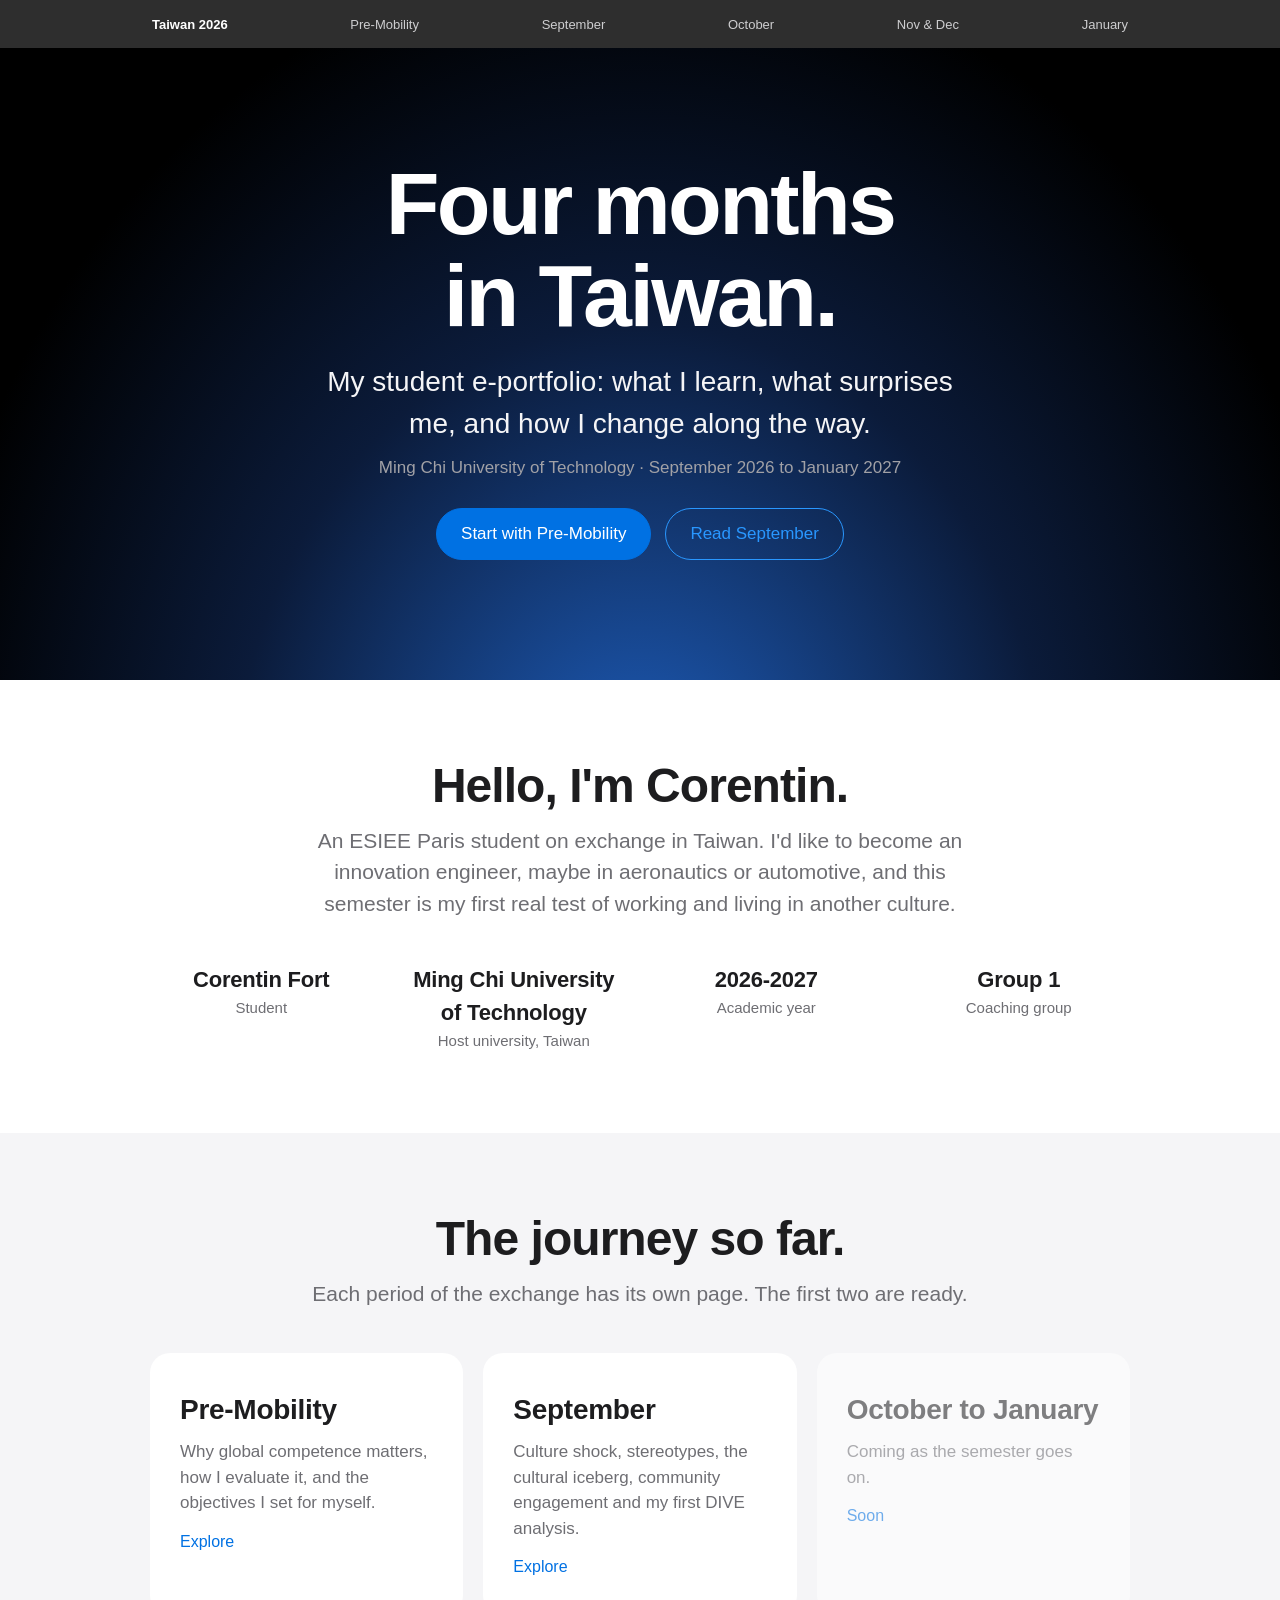
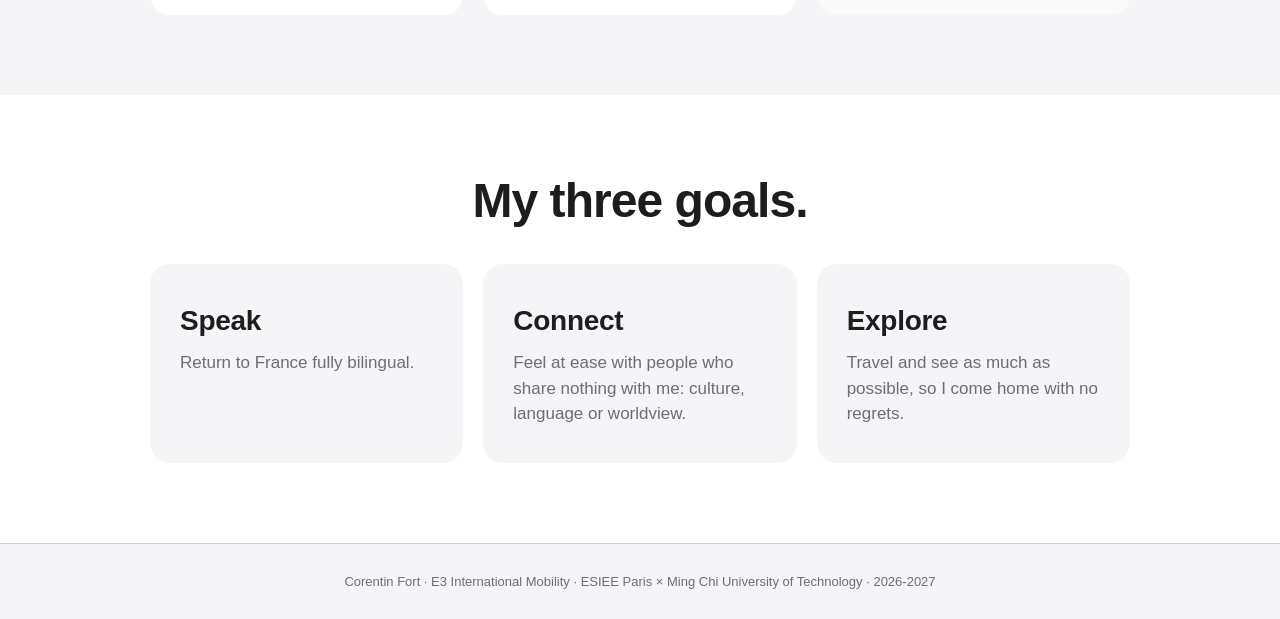
<file: index.html>
<!DOCTYPE html>
<html lang="en"><head><meta charset="UTF-8"><meta name="viewport" content="width=device-width,initial-scale=1">
<title>Corentin Fort | Taiwan e-portfolio</title><link rel="stylesheet" href="style.css"></head><body>
<nav class="nav" aria-label="Main"><ul>
<li><a class="brand active" href="index.html">Taiwan 2026</a></li>
<li><a class="" href="pre-mobility.html">Pre-Mobility</a></li>
<li><a class="" href="september.html">September</a></li>
<li><a href="coming-soon.html">October</a></li>
<li><a href="coming-soon.html">Nov &amp; Dec</a></li>
<li><a href="coming-soon.html">January</a></li>
</ul></nav>
<header class="hero">
<h1>Four months<br>in Taiwan.</h1>
<p>My student e-portfolio: what I learn, what surprises me, and how I change along the way.</p>
<p class="small">Ming Chi University of Technology · September 2026 to January 2027</p>
<div class="btns"><a class="btn" href="pre-mobility.html">Start with Pre-Mobility</a><a class="btn ghost" href="september.html">Read September</a></div>
</header>

<section>
<div class="wrap">
<h2>Hello, I'm Corentin.</h2>
<p class="lead">An ESIEE Paris student on exchange in Taiwan. I'd like to become an innovation engineer, maybe in aeronautics or automotive, and this semester is my first real test of working and living in another culture.</p>
<div class="facts">
<div><strong>Corentin Fort</strong><span>Student</span></div>
<div><strong>Ming Chi University of Technology</strong><span>Host university, Taiwan</span></div>
<div><strong>2026-2027</strong><span>Academic year</span></div>
<div><strong>Group 1</strong><span>Coaching group</span></div>
</div>
</div>
</section>

<section class="alt">
<div class="wrap">
<h2>The journey so far.</h2>
<p class="lead">Each period of the exchange has its own page. The first two are ready.</p>
<div class="grid">
<a class="card" href="pre-mobility.html"><h3>Pre-Mobility</h3><p>Why global competence matters, how I evaluate it, and the objectives I set for myself.</p><span class="more">Explore</span></a>
<a class="card" href="september.html"><h3>September</h3><p>Culture shock, stereotypes, the cultural iceberg, community engagement and my first DIVE analysis.</p><span class="more">Explore</span></a>
<a class="card soon" href="coming-soon.html"><h3>October to January</h3><p>Coming as the semester goes on.</p><span class="more">Soon</span></a>
</div>
</div>
</section>

<section>
<div class="wrap">
<h2>My three goals.</h2>
<div class="grid" style="margin-top:36px">
<div class="card"><h3>Speak</h3><p>Return to France fully bilingual.</p></div>
<div class="card"><h3>Connect</h3><p>Feel at ease with people who share nothing with me: culture, language or worldview.</p></div>
<div class="card"><h3>Explore</h3><p>Travel and see as much as possible, so I come home with no regrets.</p></div>
</div>
</div>
</section>
<footer>Corentin Fort · E3 International Mobility · ESIEE Paris × Ming Chi University of Technology · 2026-2027</footer></body></html>
</file>
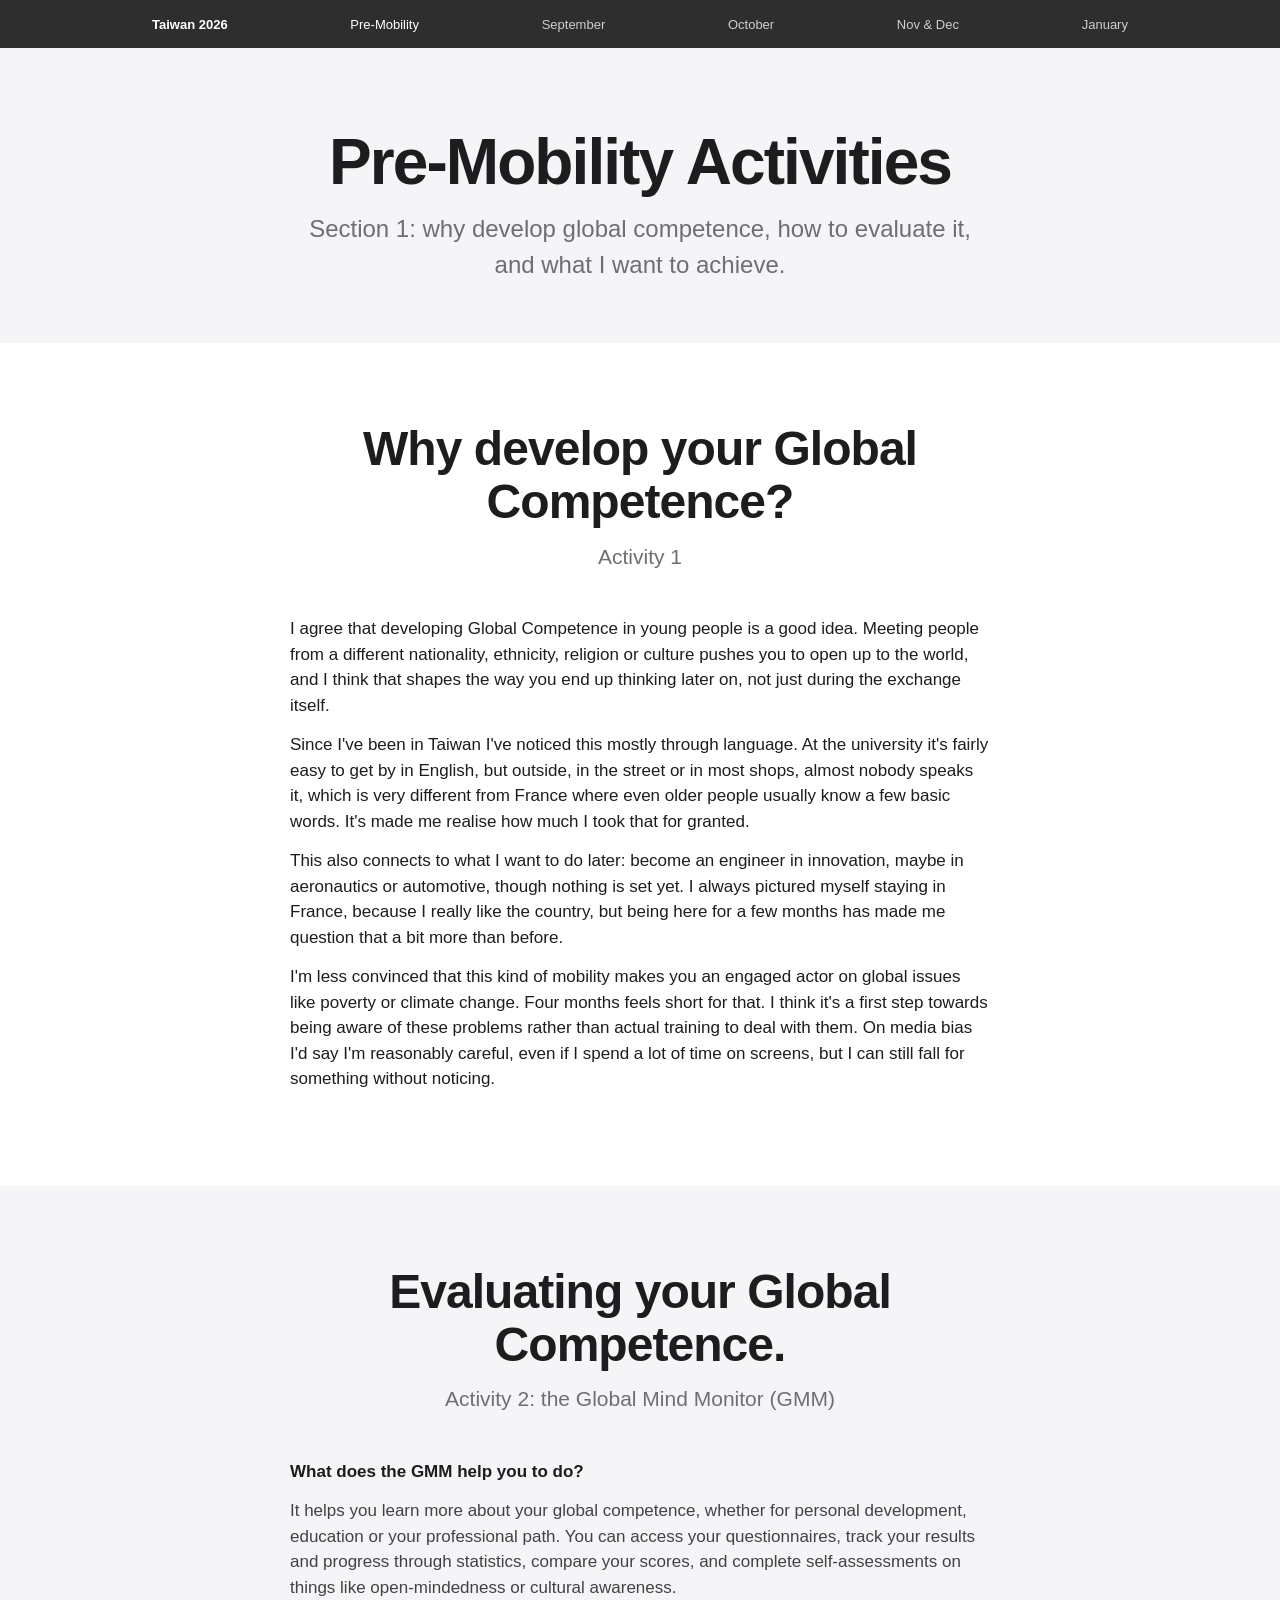
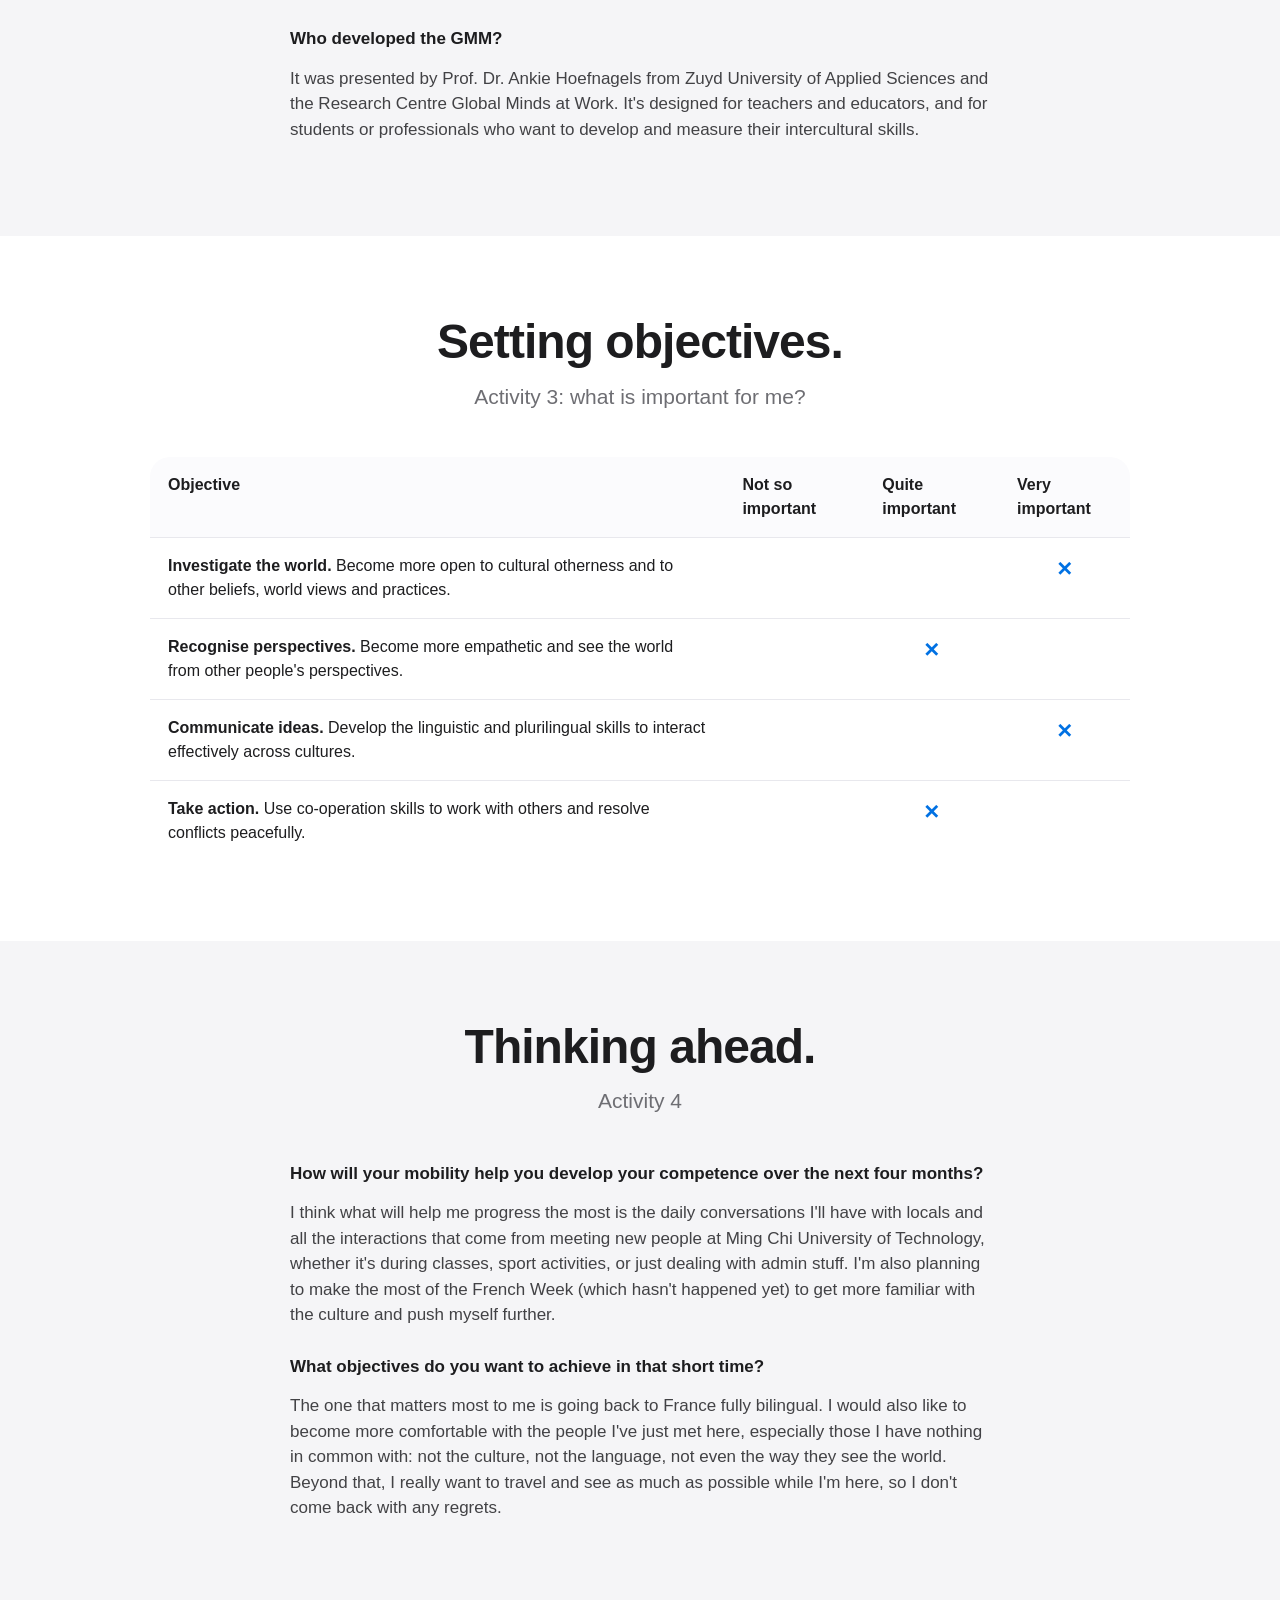
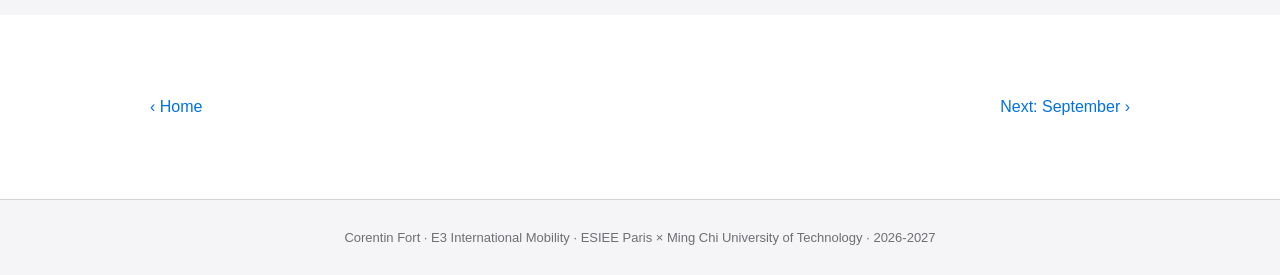
<file: pre-mobility.html>
<!DOCTYPE html>
<html lang="en"><head><meta charset="UTF-8"><meta name="viewport" content="width=device-width,initial-scale=1">
<title>Pre-Mobility | Corentin Fort</title><link rel="stylesheet" href="style.css"></head><body>
<nav class="nav" aria-label="Main"><ul>
<li><a class="brand " href="index.html">Taiwan 2026</a></li>
<li><a class="active" href="pre-mobility.html">Pre-Mobility</a></li>
<li><a class="" href="september.html">September</a></li>
<li><a href="coming-soon.html">October</a></li>
<li><a href="coming-soon.html">Nov &amp; Dec</a></li>
<li><a href="coming-soon.html">January</a></li>
</ul></nav>
<header class="page-hero"><h1>Pre-Mobility Activities</h1><p>Section 1: why develop global competence, how to evaluate it, and what I want to achieve.</p></header>

<section><div class="narrow">
<h2>Why develop your Global Competence?</h2>
<p class="lead">Activity 1</p>
<p>I agree that developing Global Competence in young people is a good idea. Meeting people from a different nationality, ethnicity, religion or culture pushes you to open up to the world, and I think that shapes the way you end up thinking later on, not just during the exchange itself.</p>
<p>Since I've been in Taiwan I've noticed this mostly through language. At the university it's fairly easy to get by in English, but outside, in the street or in most shops, almost nobody speaks it, which is very different from France where even older people usually know a few basic words. It's made me realise how much I took that for granted.</p>
<p>This also connects to what I want to do later: become an engineer in innovation, maybe in aeronautics or automotive, though nothing is set yet. I always pictured myself staying in France, because I really like the country, but being here for a few months has made me question that a bit more than before.</p>
<p>I'm less convinced that this kind of mobility makes you an engaged actor on global issues like poverty or climate change. Four months feels short for that. I think it's a first step towards being aware of these problems rather than actual training to deal with them. On media bias I'd say I'm reasonably careful, even if I spend a lot of time on screens, but I can still fall for something without noticing.</p>
</div></section>

<section class="alt"><div class="narrow">
<h2>Evaluating your Global Competence.</h2>
<p class="lead">Activity 2: the Global Mind Monitor (GMM)</p>
<p class="q">What does the GMM help you to do?</p>
<p>It helps you learn more about your global competence, whether for personal development, education or your professional path. You can access your questionnaires, track your results and progress through statistics, compare your scores, and complete self-assessments on things like open-mindedness or cultural awareness.</p>
<p class="q">Who developed the GMM?</p>
<p>It was presented by Prof. Dr. Ankie Hoefnagels from Zuyd University of Applied Sciences and the Research Centre Global Minds at Work. It's designed for teachers and educators, and for students or professionals who want to develop and measure their intercultural skills.</p>
</div></section>

<section><div class="wrap">
<h2>Setting objectives.</h2>
<p class="lead">Activity 3: what is important for me?</p>
<div class="scroll"><table>
<thead><tr><th>Objective</th><th>Not so important</th><th>Quite important</th><th>Very important</th></tr></thead>
<tbody>
<tr><td class="ob"><strong>Investigate the world.</strong> Become more open to cultural otherness and to other beliefs, world views and practices.</td><td></td><td></td><td class="tick">✕</td></tr>
<tr><td class="ob"><strong>Recognise perspectives.</strong> Become more empathetic and see the world from other people's perspectives.</td><td></td><td class="tick">✕</td><td></td></tr>
<tr><td class="ob"><strong>Communicate ideas.</strong> Develop the linguistic and plurilingual skills to interact effectively across cultures.</td><td></td><td></td><td class="tick">✕</td></tr>
<tr><td class="ob"><strong>Take action.</strong> Use co-operation skills to work with others and resolve conflicts peacefully.</td><td></td><td class="tick">✕</td><td></td></tr>
</tbody></table></div>
</div></section>

<section class="alt"><div class="narrow">
<h2>Thinking ahead.</h2>
<p class="lead">Activity 4</p>
<p class="q">How will your mobility help you develop your competence over the next four months?</p>
<p>I think what will help me progress the most is the daily conversations I'll have with locals and all the interactions that come from meeting new people at Ming Chi University of Technology, whether it's during classes, sport activities, or just dealing with admin stuff. I'm also planning to make the most of the French Week (which hasn't happened yet) to get more familiar with the culture and push myself further.</p>
<p class="q">What objectives do you want to achieve in that short time?</p>
<p>The one that matters most to me is going back to France fully bilingual. I would also like to become more comfortable with the people I've just met here, especially those I have nothing in common with: not the culture, not the language, not even the way they see the world. Beyond that, I really want to travel and see as much as possible while I'm here, so I don't come back with any regrets.</p>
</div></section>

<section><div class="pager"><a href="index.html">‹ Home</a><a href="september.html">Next: September ›</a></div></section>
<footer>Corentin Fort · E3 International Mobility · ESIEE Paris × Ming Chi University of Technology · 2026-2027</footer></body></html>
</file>
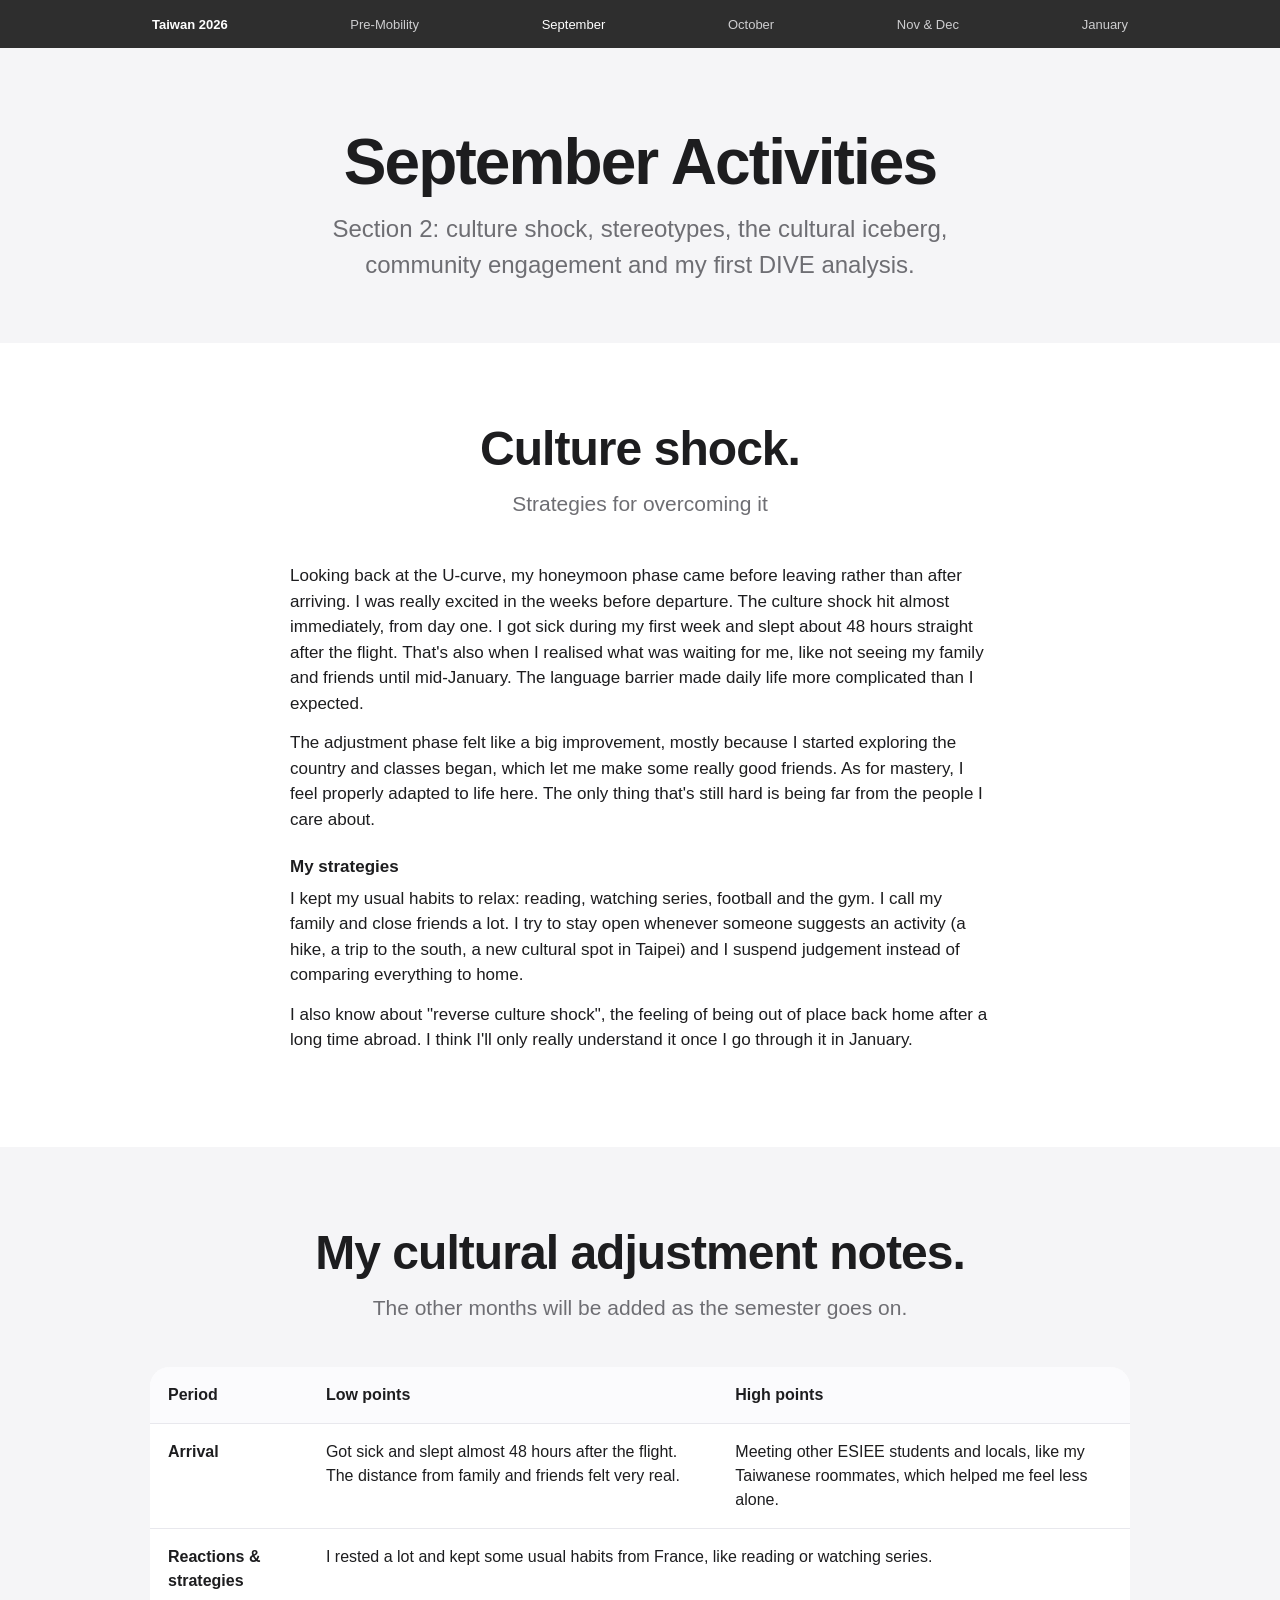
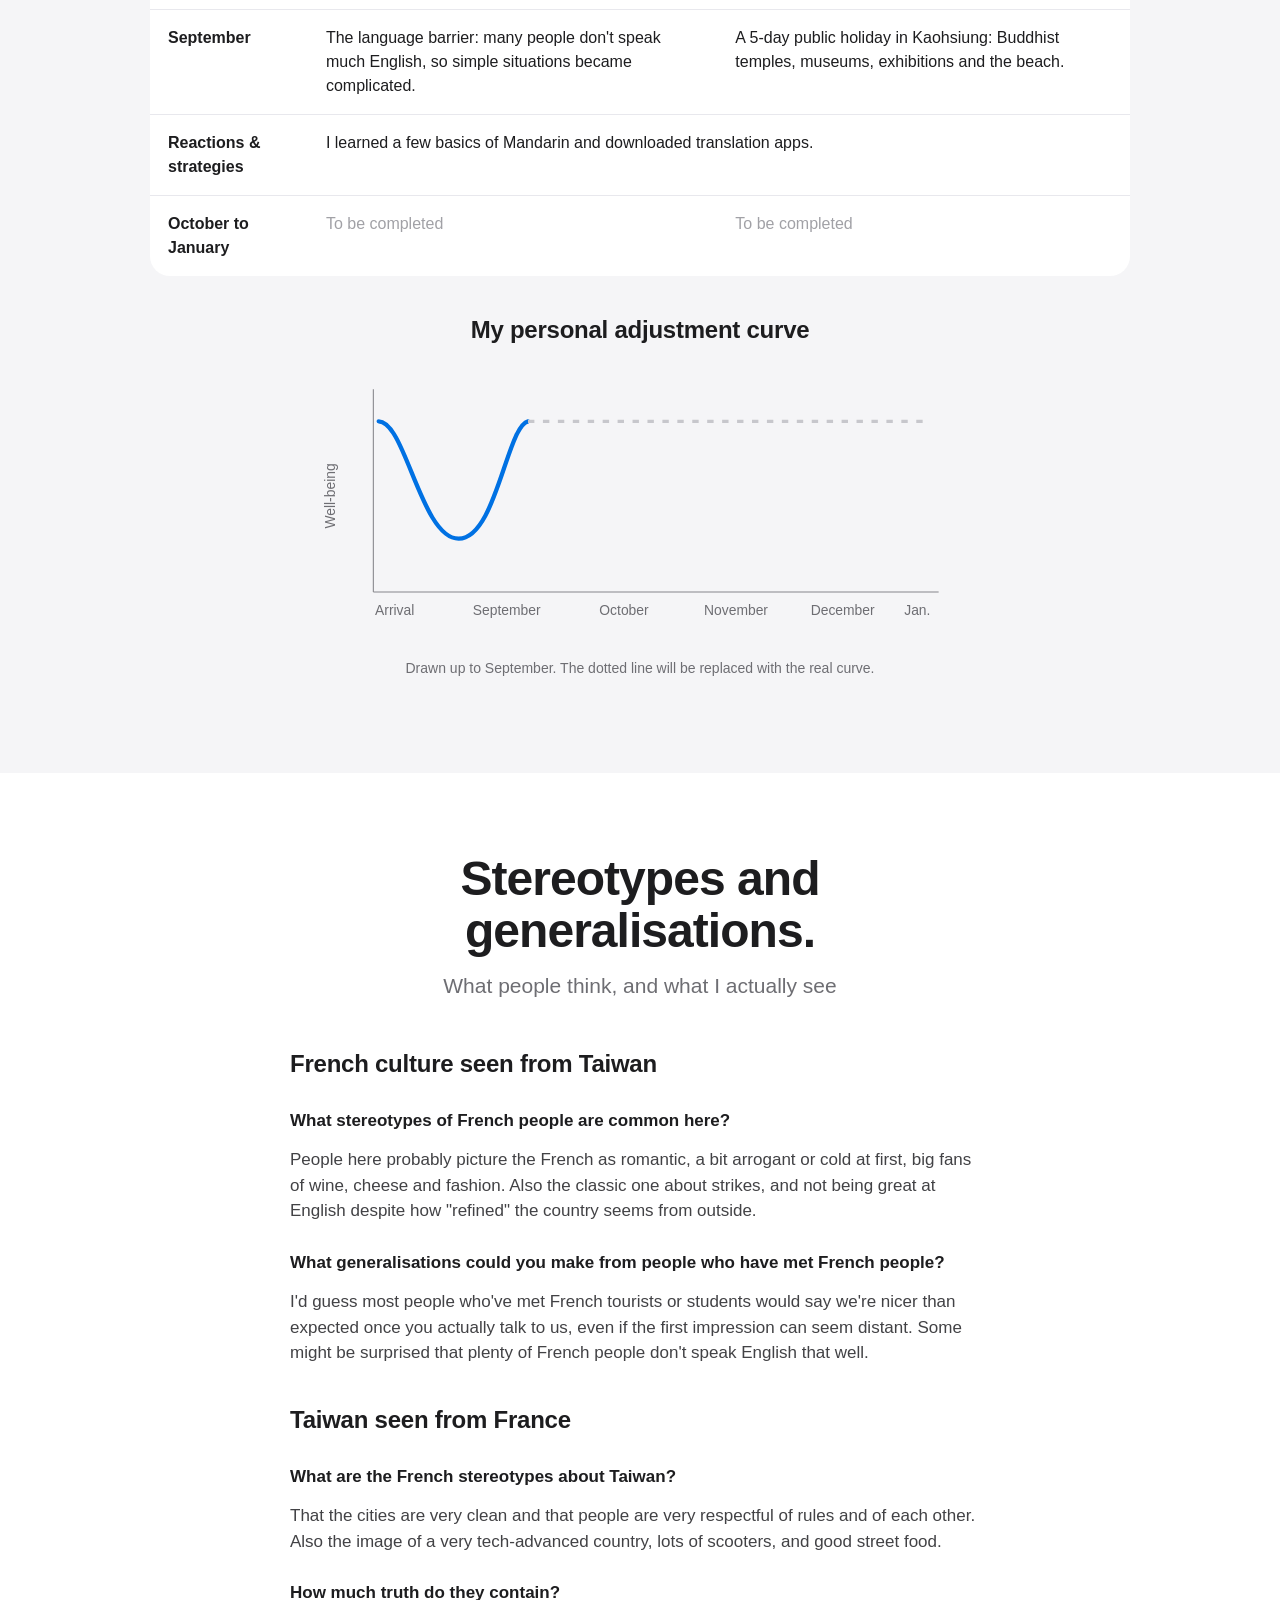
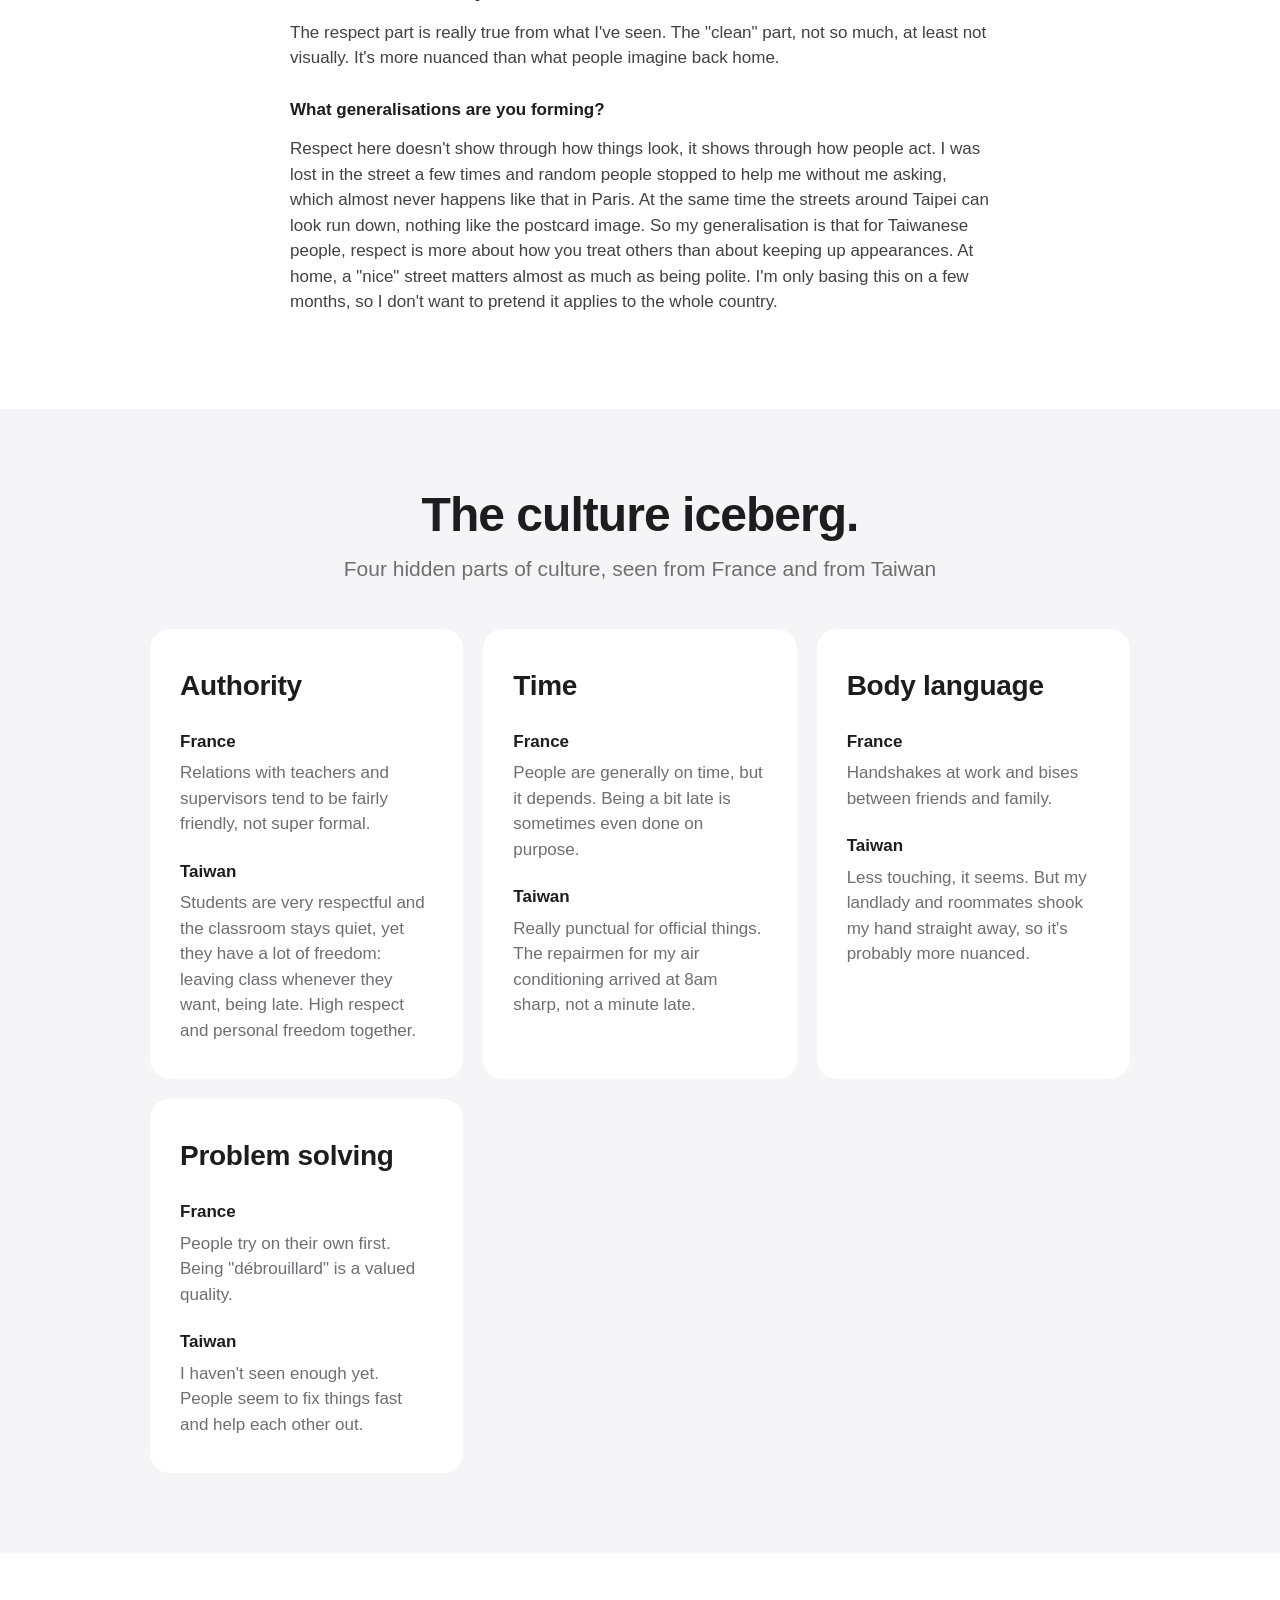
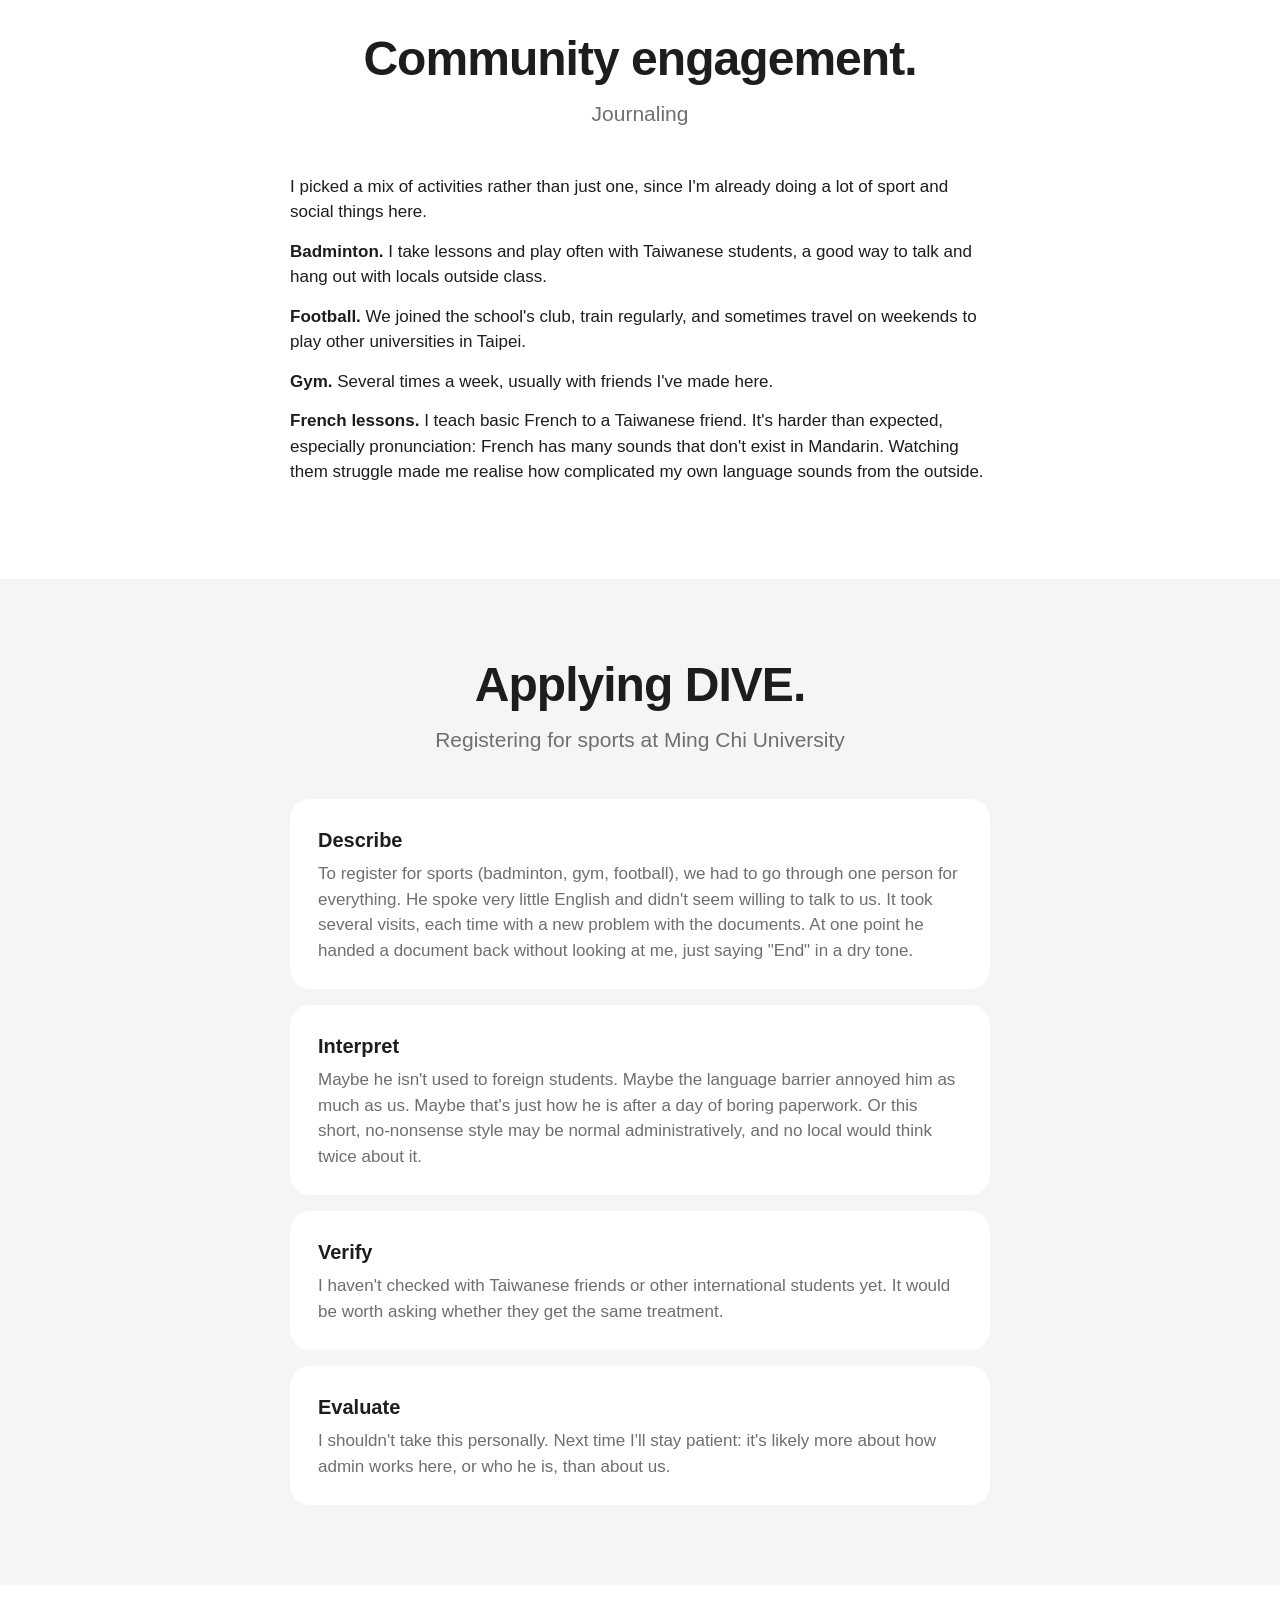
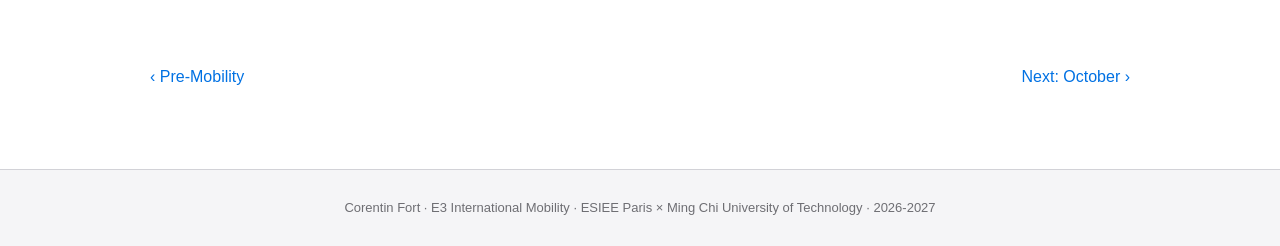
<file: september.html>
<!DOCTYPE html>
<html lang="en"><head><meta charset="UTF-8"><meta name="viewport" content="width=device-width,initial-scale=1">
<title>September | Corentin Fort</title><link rel="stylesheet" href="style.css"></head><body>
<nav class="nav" aria-label="Main"><ul>
<li><a class="brand" href="index.html">Taiwan 2026</a></li>
<li><a class="" href="pre-mobility.html">Pre-Mobility</a></li>
<li><a class="active" href="september.html">September</a></li>
<li><a href="coming-soon.html">October</a></li>
<li><a href="coming-soon.html">Nov &amp; Dec</a></li>
<li><a href="coming-soon.html">January</a></li>
</ul></nav>
<header class="page-hero"><h1>September Activities</h1><p>Section 2: culture shock, stereotypes, the cultural iceberg, community engagement and my first DIVE analysis.</p></header>

<section><div class="narrow">
<h2>Culture shock.</h2>
<p class="lead">Strategies for overcoming it</p>
<p>Looking back at the U-curve, my honeymoon phase came before leaving rather than after arriving. I was really excited in the weeks before departure. The culture shock hit almost immediately, from day one. I got sick during my first week and slept about 48 hours straight after the flight. That's also when I realised what was waiting for me, like not seeing my family and friends until mid-January. The language barrier made daily life more complicated than I expected.</p>
<p>The adjustment phase felt like a big improvement, mostly because I started exploring the country and classes began, which let me make some really good friends. As for mastery, I feel properly adapted to life here. The only thing that's still hard is being far from the people I care about.</p>
<h4>My strategies</h4>
<p>I kept my usual habits to relax: reading, watching series, football and the gym. I call my family and close friends a lot. I try to stay open whenever someone suggests an activity (a hike, a trip to the south, a new cultural spot in Taipei) and I suspend judgement instead of comparing everything to home.</p>
<p>I also know about "reverse culture shock", the feeling of being out of place back home after a long time abroad. I think I'll only really understand it once I go through it in January.</p>
</div></section>

<section class="alt"><div class="wrap">
<h2>My cultural adjustment notes.</h2>
<p class="lead">The other months will be added as the semester goes on.</p>
<div class="scroll"><table>
<thead><tr><th>Period</th><th>Low points</th><th>High points</th></tr></thead>
<tbody>
<tr><td><strong>Arrival</strong></td><td>Got sick and slept almost 48 hours after the flight. The distance from family and friends felt very real.</td><td>Meeting other ESIEE students and locals, like my Taiwanese roommates, which helped me feel less alone.</td></tr>
<tr><td><strong>Reactions &amp; strategies</strong></td><td colspan="2">I rested a lot and kept some usual habits from France, like reading or watching series.</td></tr>
<tr><td><strong>September</strong></td><td>The language barrier: many people don't speak much English, so simple situations became complicated.</td><td>A 5-day public holiday in Kaohsiung: Buddhist temples, museums, exhibitions and the beach.</td></tr>
<tr><td><strong>Reactions &amp; strategies</strong></td><td colspan="2">I learned a few basics of Mandarin and downloaded translation apps.</td></tr>
<tr><td><strong>October to January</strong></td><td class="empty">To be completed</td><td class="empty">To be completed</td></tr>
</tbody></table></div>

<h3 style="text-align:center">My personal adjustment curve</h3>
<svg class="curve" viewBox="0 0 600 260" role="img" aria-label="Curve of well-being from arrival to January, drawn up to September">
<line x1="50" y1="20" x2="50" y2="210" stroke="#86868b"/><line x1="50" y1="210" x2="580" y2="210" stroke="#86868b"/>
<path d="M 55 50 C 80 50, 95 160, 130 160 S 175 55, 195 50" fill="none" stroke="#0071e3" stroke-width="4" stroke-linecap="round"/>
<path d="M 195 50 L 570 50" fill="none" stroke="#c7c7cc" stroke-width="3" stroke-dasharray="6 8"/>
<g font-size="13" fill="#6e6e73" text-anchor="middle"><text x="70" y="232">Arrival</text><text x="175" y="232">September</text><text x="285" y="232">October</text><text x="390" y="232">November</text><text x="490" y="232">December</text><text x="560" y="232">Jan.</text></g>
<text x="14" y="120" font-size="13" fill="#6e6e73" transform="rotate(-90 14 120)" text-anchor="middle">Well-being</text>
</svg>
<p class="note">Drawn up to September. The dotted line will be replaced with the real curve.</p>
</div></section>

<section><div class="narrow">
<h2>Stereotypes and generalisations.</h2>
<p class="lead">What people think, and what I actually see</p>
<h3>French culture seen from Taiwan</h3>
<p class="q">What stereotypes of French people are common here?</p>
<p>People here probably picture the French as romantic, a bit arrogant or cold at first, big fans of wine, cheese and fashion. Also the classic one about strikes, and not being great at English despite how "refined" the country seems from outside.</p>
<p class="q">What generalisations could you make from people who have met French people?</p>
<p>I'd guess most people who've met French tourists or students would say we're nicer than expected once you actually talk to us, even if the first impression can seem distant. Some might be surprised that plenty of French people don't speak English that well.</p>
<h3>Taiwan seen from France</h3>
<p class="q">What are the French stereotypes about Taiwan?</p>
<p>That the cities are very clean and that people are very respectful of rules and of each other. Also the image of a very tech-advanced country, lots of scooters, and good street food.</p>
<p class="q">How much truth do they contain?</p>
<p>The respect part is really true from what I've seen. The "clean" part, not so much, at least not visually. It's more nuanced than what people imagine back home.</p>
<p class="q">What generalisations are you forming?</p>
<p>Respect here doesn't show through how things look, it shows through how people act. I was lost in the street a few times and random people stopped to help me without me asking, which almost never happens like that in Paris. At the same time the streets around Taipei can look run down, nothing like the postcard image. So my generalisation is that for Taiwanese people, respect is more about how you treat others than about keeping up appearances. At home, a "nice" street matters almost as much as being polite. I'm only basing this on a few months, so I don't want to pretend it applies to the whole country.</p>
</div></section>

<section class="alt"><div class="wrap">
<h2>The culture iceberg.</h2>
<p class="lead">Four hidden parts of culture, seen from France and from Taiwan</p>
<div class="grid">
<div class="card"><h3>Authority</h3><h4>France</h4><p>Relations with teachers and supervisors tend to be fairly friendly, not super formal.</p><h4>Taiwan</h4><p>Students are very respectful and the classroom stays quiet, yet they have a lot of freedom: leaving class whenever they want, being late. High respect and personal freedom together.</p></div>
<div class="card"><h3>Time</h3><h4>France</h4><p>People are generally on time, but it depends. Being a bit late is sometimes even done on purpose.</p><h4>Taiwan</h4><p>Really punctual for official things. The repairmen for my air conditioning arrived at 8am sharp, not a minute late.</p></div>
<div class="card"><h3>Body language</h3><h4>France</h4><p>Handshakes at work and bises between friends and family.</p><h4>Taiwan</h4><p>Less touching, it seems. But my landlady and roommates shook my hand straight away, so it's probably more nuanced.</p></div>
<div class="card"><h3>Problem solving</h3><h4>France</h4><p>People try on their own first. Being "débrouillard" is a valued quality.</p><h4>Taiwan</h4><p>I haven't seen enough yet. People seem to fix things fast and help each other out.</p></div>
</div>
</div></section>

<section><div class="narrow">
<h2>Community engagement.</h2>
<p class="lead">Journaling</p>
<p>I picked a mix of activities rather than just one, since I'm already doing a lot of sport and social things here.</p>
<p><strong>Badminton.</strong> I take lessons and play often with Taiwanese students, a good way to talk and hang out with locals outside class.</p>
<p><strong>Football.</strong> We joined the school's club, train regularly, and sometimes travel on weekends to play other universities in Taipei.</p>
<p><strong>Gym.</strong> Several times a week, usually with friends I've made here.</p>
<p><strong>French lessons.</strong> I teach basic French to a Taiwanese friend. It's harder than expected, especially pronunciation: French has many sounds that don't exist in Mandarin. Watching them struggle made me realise how complicated my own language sounds from the outside.</p>
</div></section>

<section class="alt"><div class="narrow">
<h2>Applying DIVE.</h2>
<p class="lead">Registering for sports at Ming Chi University</p>
<div class="dive">
<div class="card"><h4>Describe</h4><p>To register for sports (badminton, gym, football), we had to go through one person for everything. He spoke very little English and didn't seem willing to talk to us. It took several visits, each time with a new problem with the documents. At one point he handed a document back without looking at me, just saying "End" in a dry tone.</p></div>
<div class="card"><h4>Interpret</h4><p>Maybe he isn't used to foreign students. Maybe the language barrier annoyed him as much as us. Maybe that's just how he is after a day of boring paperwork. Or this short, no-nonsense style may be normal administratively, and no local would think twice about it.</p></div>
<div class="card"><h4>Verify</h4><p>I haven't checked with Taiwanese friends or other international students yet. It would be worth asking whether they get the same treatment.</p></div>
<div class="card"><h4>Evaluate</h4><p>I shouldn't take this personally. Next time I'll stay patient: it's likely more about how admin works here, or who he is, than about us.</p></div>
</div></div></section>

<section><div class="pager"><a href="pre-mobility.html">‹ Pre-Mobility</a><a href="coming-soon.html">Next: October ›</a></div></section>
<footer>Corentin Fort · E3 International Mobility · ESIEE Paris × Ming Chi University of Technology · 2026-2027</footer></body></html>
</file>
<file: style.css>
/* ===== Base ===== */
:root{--bg:#fff;--alt:#f5f5f7;--text:#1d1d1f;--muted:#6e6e73;--blue:#0071e3;--dark:#000;--radius:20px}
*{box-sizing:border-box;margin:0;padding:0}
html{scroll-behavior:smooth}
body{font-family:-apple-system,BlinkMacSystemFont,"SF Pro Text","Helvetica Neue",Arial,sans-serif;color:var(--text);background:var(--bg);line-height:1.5;-webkit-font-smoothing:antialiased}
a{color:var(--blue);text-decoration:none}
a:hover{text-decoration:underline}
:focus-visible{outline:2px solid var(--blue);outline-offset:3px}

/* ===== Top bar (Apple style) ===== */
.nav{position:sticky;top:0;z-index:10;background:rgba(0,0,0,.82);backdrop-filter:saturate(180%) blur(20px);height:48px}
.nav ul{max-width:1024px;height:100%;margin:auto;padding:0 16px;list-style:none;display:flex;align-items:center;justify-content:space-between;overflow-x:auto;scrollbar-width:none}
.nav a{color:#f5f5f7cc;font-size:13px;white-space:nowrap;padding:0 8px}
.nav a:hover,.nav a.active{color:#fff;text-decoration:none}
.nav .brand{font-weight:600;color:#fff}

/* ===== Hero ===== */
.hero{background:radial-gradient(ellipse at 50% 120%,#1e5fbf 0%,#0b1b3a 45%,#000 80%);color:#fff;text-align:center;padding:110px 20px 120px}
.hero h1{font-size:clamp(44px,8vw,88px);line-height:1.05;letter-spacing:-.03em;font-weight:700}
.hero p{font-size:clamp(19px,2.6vw,28px);color:#f5f5f7;margin:18px auto 0;max-width:680px}
.hero .small{font-size:17px;color:#a1a1a6;margin-top:10px}
.page-hero{background:var(--alt);text-align:center;padding:80px 20px 60px}
.page-hero h1{font-size:clamp(36px,6vw,64px);letter-spacing:-.03em;line-height:1.08}
.page-hero p{font-size:clamp(18px,2.2vw,24px);color:var(--muted);max-width:700px;margin:14px auto 0}

/* ===== Buttons ===== */
.btns{display:flex;gap:14px;justify-content:center;flex-wrap:wrap;margin-top:28px}
.btn{display:inline-block;padding:12px 24px;border-radius:980px;font-size:17px;background:var(--blue);color:#fff;border:1px solid var(--blue)}
.btn:hover{text-decoration:none;filter:brightness(1.1)}
.btn.ghost{background:transparent;color:var(--blue)}
.hero .btn.ghost{color:#2997ff;border-color:#2997ff}

/* ===== Sections ===== */
section{padding:80px 20px}
section.alt{background:var(--alt)}
.wrap{max-width:980px;margin:auto}
.narrow{max-width:700px;margin:auto}
h2{font-size:clamp(30px,4.5vw,48px);letter-spacing:-.02em;line-height:1.1;text-align:center;margin-bottom:12px}
h3{font-size:24px;letter-spacing:-.01em;margin:36px 0 10px}
h4{font-size:17px;margin:22px 0 6px}
.lead{font-size:21px;color:var(--muted);text-align:center;max-width:680px;margin:0 auto 44px}
p{margin-bottom:14px;font-size:17px}
.q{font-weight:600;margin-top:26px}
.q+p{color:#424245}

/* ===== Cards ===== */
.grid{display:grid;grid-template-columns:repeat(auto-fit,minmax(260px,1fr));gap:20px}
.card{background:var(--alt);border-radius:var(--radius);padding:36px 30px;display:block;color:var(--text)}
section.alt .card{background:#fff}
.card:hover{text-decoration:none}
a.card:hover{transform:scale(1.015);transition:transform .25s}
.card h3{margin:0 0 8px;font-size:28px}
.card p{color:var(--muted);margin-bottom:0}
.card .more{color:var(--blue);margin-top:14px;display:block}
.facts{display:grid;grid-template-columns:repeat(auto-fit,minmax(200px,1fr));gap:30px;text-align:center}
.facts strong{display:block;font-size:22px;letter-spacing:-.01em}
.facts span{color:var(--muted);font-size:15px}
.soon{opacity:.55}

/* ===== Tables ===== */
.scroll{overflow-x:auto;border-radius:var(--radius);background:#fff}
table{width:100%;border-collapse:collapse;font-size:16px}
th,td{padding:16px 18px;text-align:left;vertical-align:top;border-bottom:1px solid #e8e8ed}
th{background:#fbfbfd;font-weight:600}
tr:last-child td{border-bottom:0}
.empty{color:#a1a1a6}
.tick{text-align:center;font-size:20px;color:var(--blue);font-weight:700}
td.ob{min-width:260px}

/* ===== Misc ===== */
.dive{display:grid;gap:16px}
.dive .card{padding:26px 28px}
.dive h4{margin:0 0 6px;font-size:20px}
.curve{display:block;margin:20px auto 0;max-width:640px;width:100%}
.note{font-size:14px;color:var(--muted);text-align:center;margin-top:12px}
footer{background:var(--alt);padding:28px 20px;text-align:center;color:var(--muted);font-size:13px;border-top:1px solid #d2d2d7}
.pager{display:flex;justify-content:space-between;max-width:980px;margin:auto;gap:12px;flex-wrap:wrap}
@media (prefers-reduced-motion:reduce){*{transition:none!important;scroll-behavior:auto!important}}
</file>
